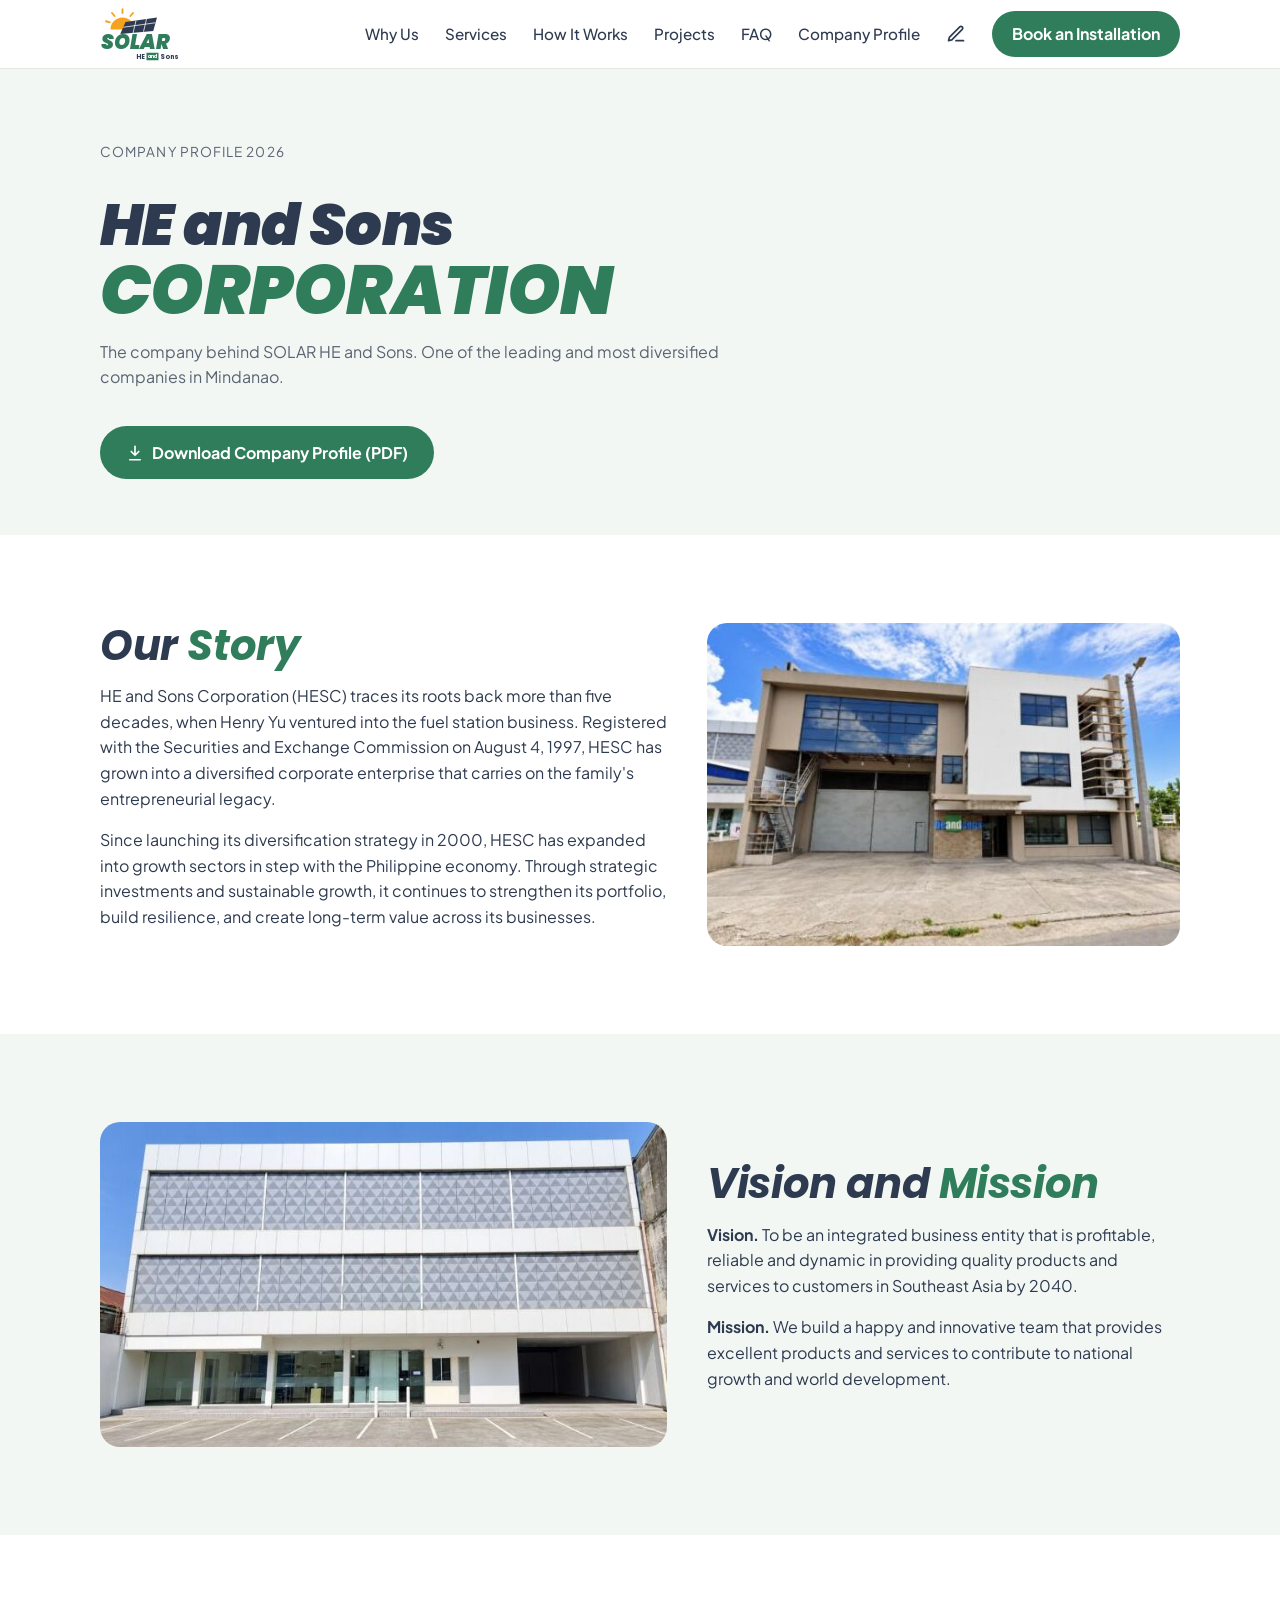
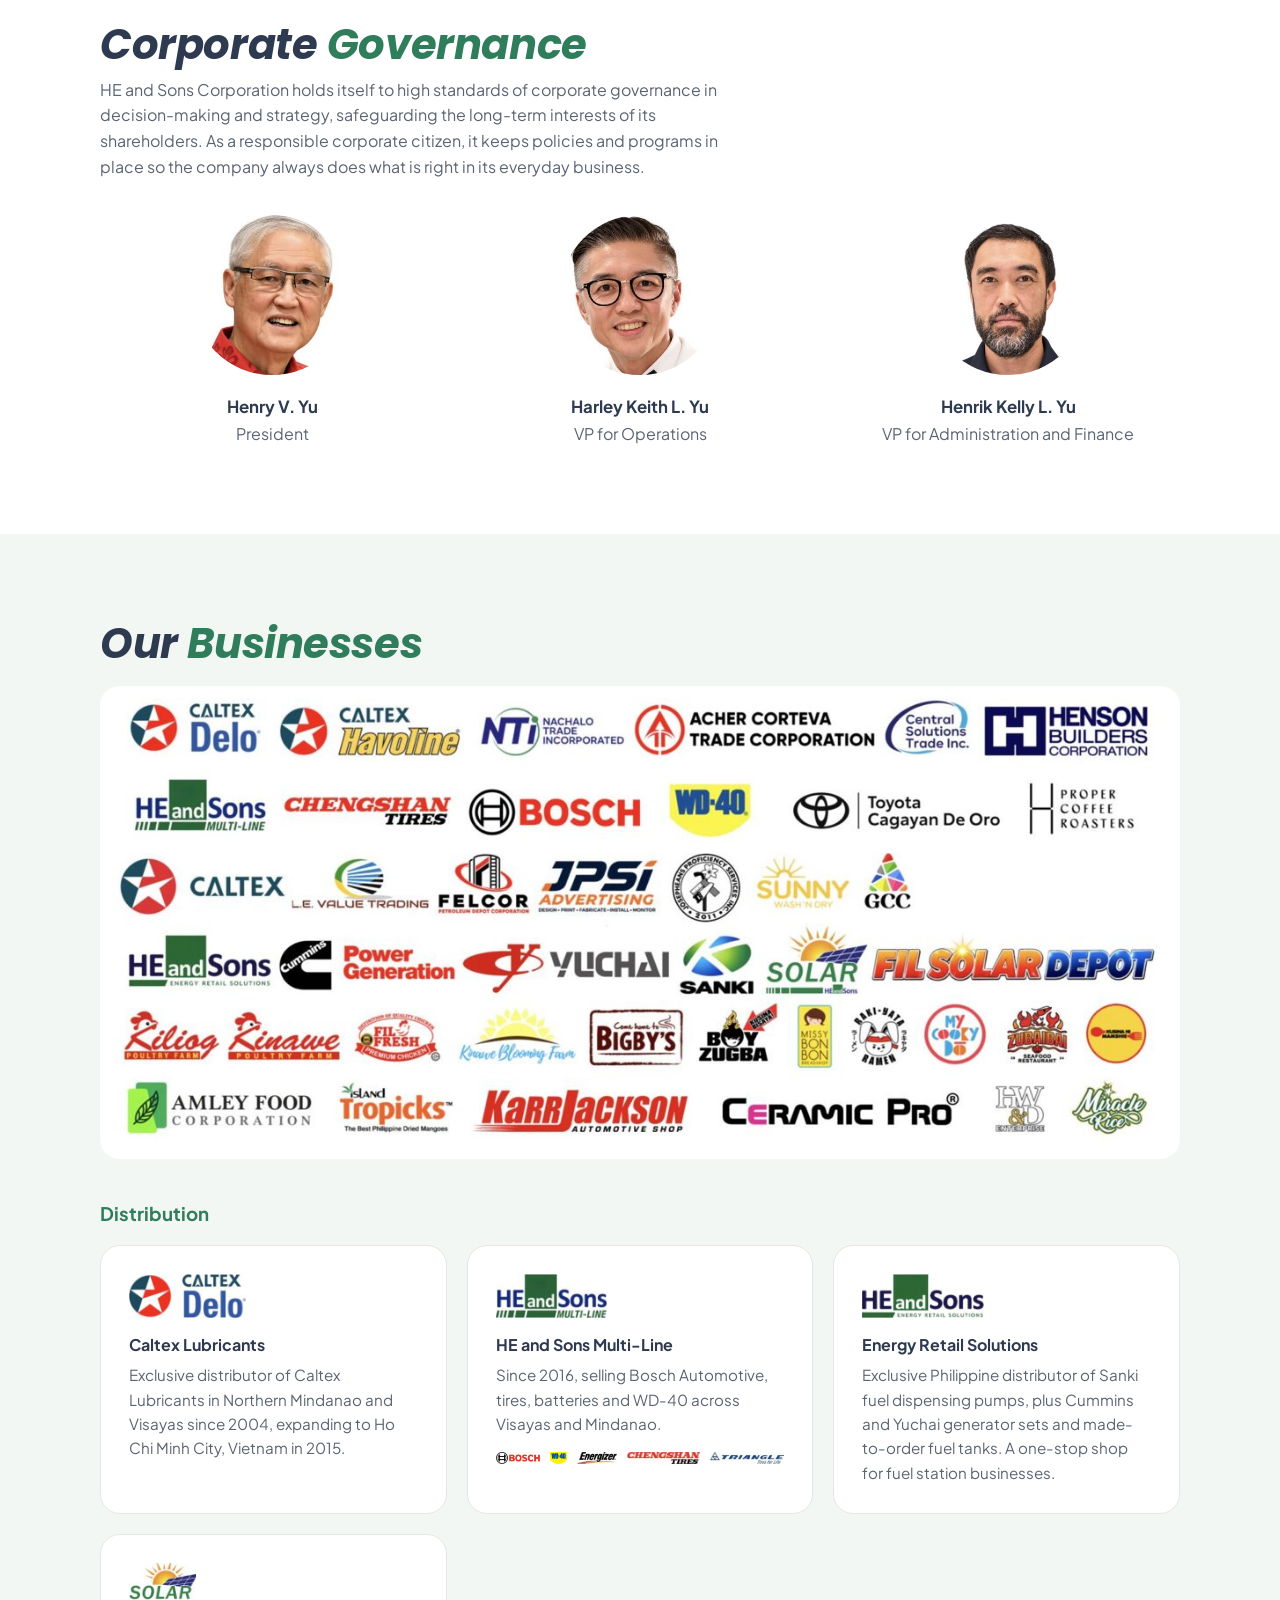
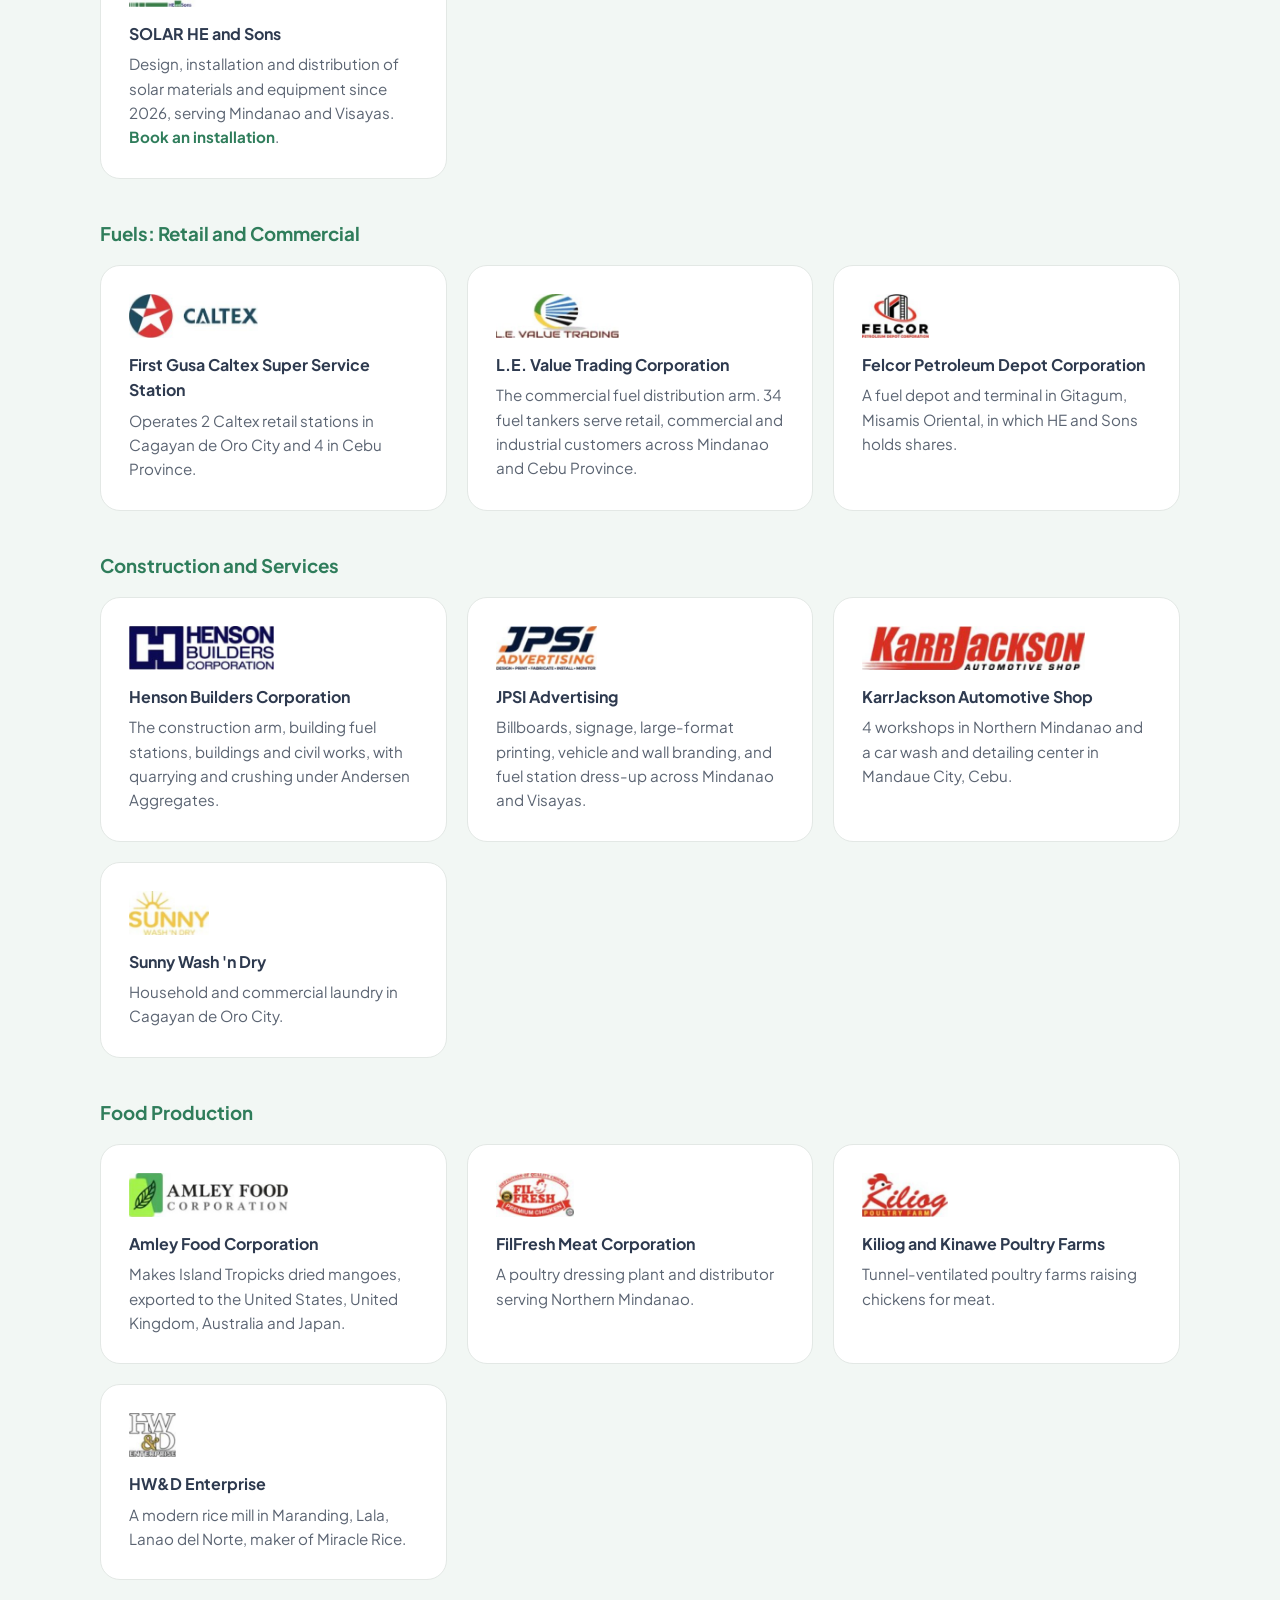
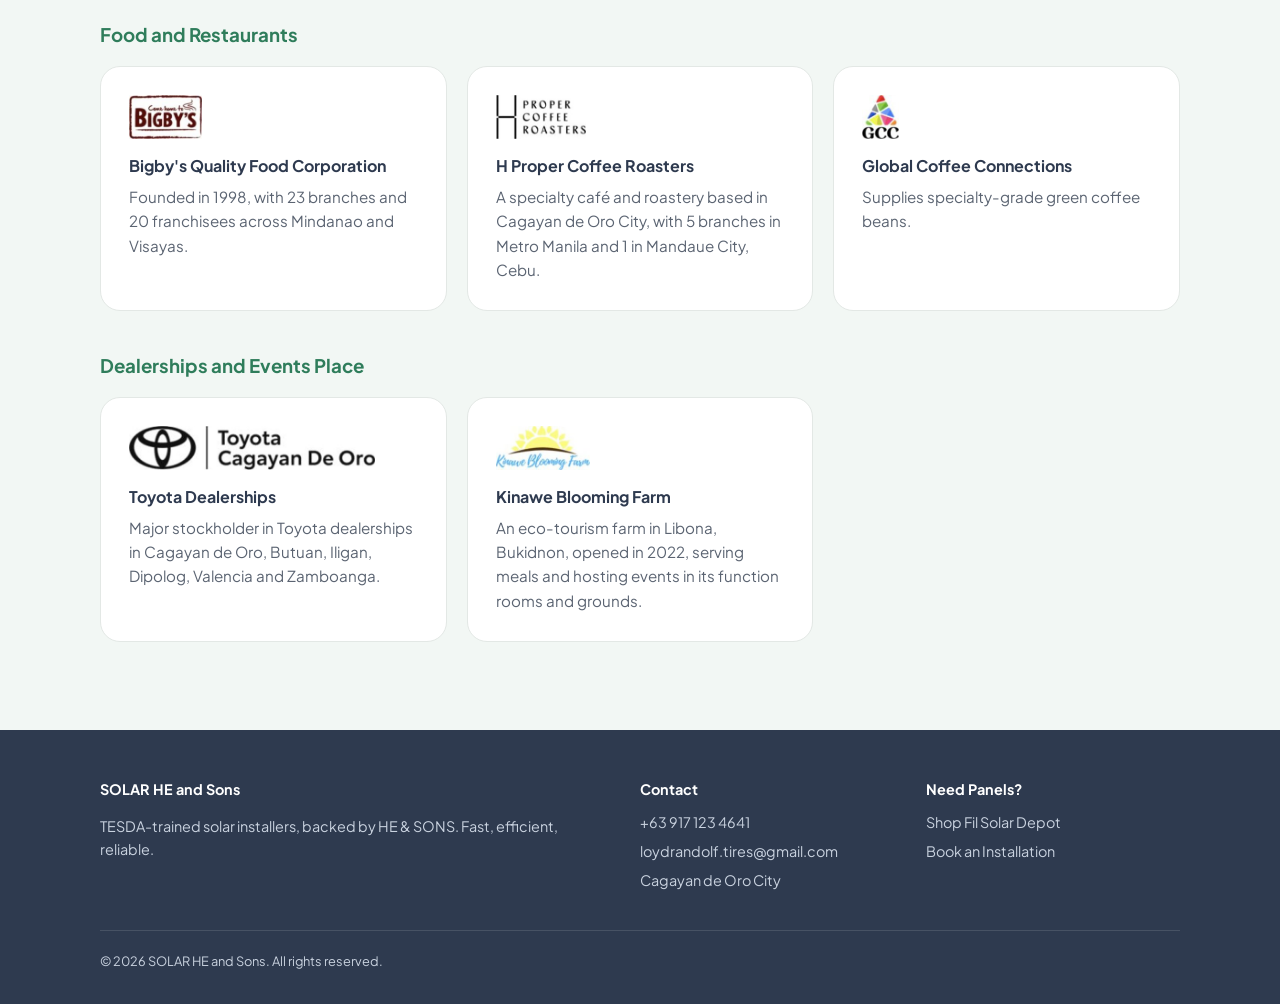
<file: company-profile.html>
<!DOCTYPE html>
<html lang="en">
<head>
<meta charset="utf-8">
<meta name="viewport" content="width=device-width, initial-scale=1">
<title>Company Profile | SOLAR HE and Sons</title>
<meta name="description" content="HE and Sons Corporation, the Mindanao company behind SOLAR HE and Sons: over five decades in fuel, distribution, construction, food, dealerships, and now solar.">
<meta name="theme-color" content="#2F7D5B">
<link rel="canonical" href="https://solarpowerinstall.energy/company-profile.html">
<link rel="icon" href="images/favicon.svg" type="image/svg+xml">
<link rel="apple-touch-icon" href="images/apple-touch-icon.png">
<!-- Website by totoantonio.cloud -->
<link rel="preconnect" href="https://fonts.googleapis.com">
<link rel="preconnect" href="https://fonts.gstatic.com" crossorigin>
<link href="https://fonts.googleapis.com/css2?family=Plus+Jakarta+Sans:ital,wght@0,400;0,500;0,600;0,700;0,800;1,800&family=Poppins:ital,wght@0,700;1,700;1,900&display=swap" rel="stylesheet">
<link rel="stylesheet" href="styles.css">
</head>
<body>

<header>
  <div class="wrap">
    <a href="index.html" aria-label="SOLAR HE and Sons home">
      <svg class="logo" viewBox="0 0 112 72" role="img" aria-label="SOLAR HE and Sons logo">
        <g stroke="#F6A21E" stroke-width="2.5" stroke-linecap="round"><path d="M30 3v5M16 8l3.5 4M44 8l-3.5 4M8 19l5 1.5"/></g>
        <path d="M14 30a16 16 0 0 1 32 0z" fill="#F6A21E"/>
        <path d="M34 20l42-6-5 18-44 4z" fill="#2E3A4F"/>
        <path d="M48 18l-4 17M62 16l-4 17M31 27l43-6" stroke="#fff" stroke-width="1"/>
        <text x="1" y="56" font-family="Poppins" font-style="italic" font-weight="900" font-size="27" fill="#2F7D5B">SOLAR</text>
        <text x="48" y="69" font-family="Poppins" font-weight="700" font-size="8.5" fill="#2E3A4F">HE</text>
        <rect x="62" y="61" width="16" height="10" fill="#2F7D5B"/><text x="70" y="68.6" text-anchor="middle" font-family="Poppins" font-weight="700" font-size="7" fill="#fff">and</text>
        <text x="80" y="69" font-family="Poppins" font-weight="700" font-size="8.5" fill="#2E3A4F">Sons</text>
      </svg>
    </a>
    <nav>
      <div id="menu">
        <a href="index.html#why">Why Us</a>
        <a href="index.html#services">Services</a>
        <a href="index.html#how">How It Works</a>
        <a href="index.html#projects">Projects</a>
        <a href="index.html#faq">FAQ</a>
        <a href="company-profile.html" aria-current="page">Company Profile</a>
        <a class="edit" href="https://github.com/alfiesuperhalk/solarpowerinstall" target="_blank" rel="noopener" aria-label="Edit or contribute to this website on GitHub" title="Edit on GitHub"><svg viewBox="0 0 24 24" width="20" height="20" fill="none" stroke="currentColor" stroke-width="2" stroke-linecap="round" stroke-linejoin="round" aria-hidden="true"><path d="M12 20h9"/><path d="M16.5 3.5a2.1 2.1 0 0 1 3 3L7 19l-4 1 1-4z"/></svg></a>
      </div>
      <a class="btn" href="index.html#book">Book an Installation</a>
      <button class="burger" id="burger" type="button" aria-label="Menu" aria-controls="menu" aria-expanded="false"><svg viewBox="0 0 24 24" width="26" height="26" fill="none" stroke="currentColor" stroke-width="2" stroke-linecap="round" aria-hidden="true"><path d="M4 6h16M4 12h16M4 18h16"/></svg></button>
    </nav>
  </div>
</header>

<main>
<section class="intro">
  <div class="wrap">
    <p class="eyebrow" style="text-align:left">Company Profile 2026</p>
    <h1>HE and Sons <em>Corporation</em></h1>
    <p class="lead">The company behind SOLAR HE and Sons. One of the leading and most diversified companies in Mindanao.</p>
    <a class="btn" href="company-profile.pdf" download="HE-and-Sons-Company-Profile.pdf"><svg viewBox="0 0 24 24" width="18" height="18" fill="none" stroke="currentColor" stroke-width="2.2" stroke-linecap="round" stroke-linejoin="round" aria-hidden="true"><path d="M12 3v12M7 10l5 5 5-5M5 21h14"/></svg>Download Company Profile (PDF)</a>
  </div>
</section>

<section>
  <div class="wrap split">
    <div>
      <h2>Our <em>Story</em></h2>
      <p>HE and Sons Corporation (HESC) traces its roots back more than five decades, when Henry Yu ventured into the fuel station business. Registered with the Securities and Exchange Commission on August 4, 1997, HESC has grown into a diversified corporate enterprise that carries on the family's entrepreneurial legacy.</p>
      <p>Since launching its diversification strategy in 2000, HESC has expanded into growth sectors in step with the Philippine economy. Through strategic investments and sustainable growth, it continues to strengthen its portfolio, build resilience, and create long-term value across its businesses.</p>
    </div>
    <img src="images/hesc-office.jpg" alt="HE and Sons Corporation office building" width="516" height="352">
  </div>
</section>

<section style="background:var(--tint)">
  <div class="wrap split">
    <img src="images/hesc-building.jpg" alt="HE and Sons Corporation three-storey commercial building" width="680" height="390" loading="lazy">
    <div>
      <h2>Vision and <em>Mission</em></h2>
      <p><strong>Vision.</strong> To be an integrated business entity that is profitable, reliable and dynamic in providing quality products and services to customers in Southeast Asia by 2040.</p>
      <p><strong>Mission.</strong> We build a happy and innovative team that provides excellent products and services to contribute to national growth and world development.</p>
    </div>
  </div>
</section>

<section>
  <div class="wrap">
    <h2>Corporate <em>Governance</em></h2>
    <p class="lead">HE and Sons Corporation holds itself to high standards of corporate governance in decision-making and strategy, safeguarding the long-term interests of its shareholders. As a responsible corporate citizen, it keeps policies and programs in place so the company always does what is right in its everyday business.</p>
    <div class="people">
      <div><img src="images/henry-yu.jpg" alt="Henry V. Yu" width="160" height="160" loading="lazy"><h3>Henry V. Yu</h3><p>President</p></div>
      <div><img src="images/harley-yu.jpg" alt="Harley Keith L. Yu" width="160" height="160" loading="lazy"><h3>Harley Keith L. Yu</h3><p>VP for Operations</p></div>
      <div><img src="images/henrik-yu.jpg" alt="Henrik Kelly L. Yu" width="160" height="160" loading="lazy"><h3>Henrik Kelly L. Yu</h3><p>VP for Administration and Finance</p></div>
    </div>
  </div>
</section>

<section class="biz" style="background:var(--tint)">
  <div class="wrap">
    <h2>Our <em>Businesses</em></h2>
    <img class="wide" src="images/brands.jpg" alt="Logos of HE and Sons Corporation brands and partners, including Caltex, Toyota Cagayan de Oro, Bosch, Henson Builders, Fil Solar Depot, SOLAR HE and Sons, Bigby's and Island Tropicks" width="1200" height="510" loading="lazy" style="background:#fff;padding:12px;margin-top:20px">

    <h3>Distribution</h3>
    <div class="grid">
      <div class="card"><img src="images/logos/caltex-delo.jpg" alt="" height="44" loading="lazy"><h4>Caltex Lubricants</h4><p>Exclusive distributor of Caltex Lubricants in Northern Mindanao and Visayas since 2004, expanding to Ho Chi Minh City, Vietnam in 2015.</p></div>
      <div class="card"><img src="images/logos/multiline.jpg" alt="" height="44" loading="lazy"><h4>HE and Sons Multi-Line</h4><p>Since 2016, selling Bosch Automotive, tires, batteries and WD-40 across Visayas and Mindanao.</p><div class="brandrow"><img src="images/logos/bosch.jpg" alt="Bosch" height="22" loading="lazy"><img src="images/logos/wd40.svg" alt="WD-40" height="22" loading="lazy"><img src="images/logos/energizer.jpg" alt="Energizer" height="22" loading="lazy"><img src="images/logos/chengshan.jpg" alt="Chengshan Tires" height="22" loading="lazy"><img src="images/logos/triangle.jpg" alt="Triangle Tires" height="22" loading="lazy"></div></div>
      <div class="card"><img src="images/logos/ers.jpg" alt="" height="44" loading="lazy"><h4>Energy Retail Solutions</h4><p>Exclusive Philippine distributor of Sanki fuel dispensing pumps, plus Cummins and Yuchai generator sets and made-to-order fuel tanks. A one-stop shop for fuel station businesses.</p></div>
      <div class="card"><img src="images/logos/solar.jpg" alt="" height="44" loading="lazy"><h4>SOLAR HE and Sons</h4><p>Design, installation and distribution of solar materials and equipment since 2026, serving Mindanao and Visayas. <a href="index.html#book">Book an installation</a>.</p></div>
    </div>

    <h3>Fuels: Retail and Commercial</h3>
    <div class="grid">
      <div class="card"><img src="images/logos/caltex.jpg" alt="" height="44" loading="lazy"><h4>First Gusa Caltex Super Service Station</h4><p>Operates 2 Caltex retail stations in Cagayan de Oro City and 4 in Cebu Province.</p></div>
      <div class="card"><img src="images/logos/le-value.jpg" alt="" height="44" loading="lazy"><h4>L.E. Value Trading Corporation</h4><p>The commercial fuel distribution arm. 34 fuel tankers serve retail, commercial and industrial customers across Mindanao and Cebu Province.</p></div>
      <div class="card"><img src="images/logos/felcor.jpg" alt="" height="44" loading="lazy"><h4>Felcor Petroleum Depot Corporation</h4><p>A fuel depot and terminal in Gitagum, Misamis Oriental, in which HE and Sons holds shares.</p></div>
    </div>

    <h3>Construction and Services</h3>
    <div class="grid">
      <div class="card"><img src="images/logos/henson.jpg" alt="" height="44" loading="lazy"><h4>Henson Builders Corporation</h4><p>The construction arm, building fuel stations, buildings and civil works, with quarrying and crushing under Andersen Aggregates.</p></div>
      <div class="card"><img src="images/logos/jpsi.jpg" alt="" height="44" loading="lazy"><h4>JPSI Advertising</h4><p>Billboards, signage, large-format printing, vehicle and wall branding, and fuel station dress-up across Mindanao and Visayas.</p></div>
      <div class="card"><img src="images/logos/karrjackson.jpg" alt="" height="44" loading="lazy"><h4>KarrJackson Automotive Shop</h4><p>4 workshops in Northern Mindanao and a car wash and detailing center in Mandaue City, Cebu.</p></div>
      <div class="card"><img src="images/logos/sunny.jpg" alt="" height="44" loading="lazy"><h4>Sunny Wash 'n Dry</h4><p>Household and commercial laundry in Cagayan de Oro City.</p></div>
    </div>

    <h3>Food Production</h3>
    <div class="grid">
      <div class="card"><img src="images/logos/amley.jpg" alt="" height="44" loading="lazy"><h4>Amley Food Corporation</h4><p>Makes Island Tropicks dried mangoes, exported to the United States, United Kingdom, Australia and Japan.</p></div>
      <div class="card"><img src="images/logos/filfresh.jpg" alt="" height="44" loading="lazy"><h4>FilFresh Meat Corporation</h4><p>A poultry dressing plant and distributor serving Northern Mindanao.</p></div>
      <div class="card"><img src="images/logos/kiliog.jpg" alt="" height="44" loading="lazy"><h4>Kiliog and Kinawe Poultry Farms</h4><p>Tunnel-ventilated poultry farms raising chickens for meat.</p></div>
      <div class="card"><img src="images/logos/hwd.jpg" alt="" height="44" loading="lazy"><h4>HW&amp;D Enterprise</h4><p>A modern rice mill in Maranding, Lala, Lanao del Norte, maker of Miracle Rice.</p></div>
    </div>

    <h3>Food and Restaurants</h3>
    <div class="grid">
      <div class="card"><img src="images/logos/bigbys.jpg" alt="" height="44" loading="lazy"><h4>Bigby's Quality Food Corporation</h4><p>Founded in 1998, with 23 branches and 20 franchisees across Mindanao and Visayas.</p></div>
      <div class="card"><img src="images/logos/hproper.jpg" alt="" height="44" loading="lazy"><h4>H Proper Coffee Roasters</h4><p>A specialty café and roastery based in Cagayan de Oro City, with 5 branches in Metro Manila and 1 in Mandaue City, Cebu.</p></div>
      <div class="card"><img src="images/logos/gcc.jpg" alt="" height="44" loading="lazy"><h4>Global Coffee Connections</h4><p>Supplies specialty-grade green coffee beans.</p></div>
    </div>

    <h3>Dealerships and Events Place</h3>
    <div class="grid">
      <div class="card"><img src="images/logos/toyota.jpg" alt="" height="44" loading="lazy"><h4>Toyota Dealerships</h4><p>Major stockholder in Toyota dealerships in Cagayan de Oro, Butuan, Iligan, Dipolog, Valencia and Zamboanga.</p></div>
      <div class="card"><img src="images/logos/kinawe-farm.jpg" alt="" height="44" loading="lazy"><h4>Kinawe Blooming Farm</h4><p>An eco-tourism farm in Libona, Bukidnon, opened in 2022, serving meals and hosting events in its function rooms and grounds.</p></div>
    </div>
  </div>
</section>
</main>

<footer>
  <div class="wrap">
    <div>
      <h4>SOLAR HE and Sons</h4>
      <p>TESDA-trained solar installers, backed by HE &amp; SONS. Fast, efficient, reliable.</p>
    </div>
    <div>
      <h4>Contact</h4>
      <a href="tel:+639171234641">+63 917 123 4641</a>
      <a href="mailto:loydrandolf.tires@gmail.com">loydrandolf.tires@gmail.com</a>
      <a href="index.html#book">Cagayan de Oro City</a>
    </div>
    <div>
      <h4>Need Panels?</h4>
      <a href="https://alfiesuperhalk.github.io/FilSolarDepot/">Shop Fil Solar Depot</a>
      <a href="index.html#book">Book an Installation</a>
    </div>
    <div class="copy">© 2026 SOLAR HE and Sons. All rights reserved.</div>
  </div>
</footer>

<div class="mbar">
  <a class="btn alt" href="tel:+639171234641">Call Us</a>
  <a class="btn" href="index.html#book">Book Now</a>
</div>

<script>
  // phone bar: show once the 3rd section reaches mid-screen
  addEventListener("scroll", () => document.querySelector(".mbar").classList.toggle("show", document.querySelectorAll("section")[2].getBoundingClientRect().top < innerHeight / 2), { passive: true });
  // hamburger: tapping it toggles the menu, any other tap closes it
  const menu = document.getElementById('menu'), burger = document.getElementById('burger');
  document.addEventListener('click', e => {
    const open = burger.contains(e.target) && !menu.classList.contains('open');
    menu.classList.toggle('open', open);
    burger.setAttribute('aria-expanded', open);
  });
</script>
</body>
</html>
</file>
<file: styles.css>
:root {
  --green: #2F7D5B; --green-d: #22604A; --navy: #2E3A4F; --sun: #F6A21E; --yellow: #F5D33B;
  --gray: #5B6472; --line: #E3E8E5; --tint: #F2F7F4;
}
* { box-sizing: border-box; }
html { scroll-behavior: smooth; scroll-padding-top: 69px; -webkit-text-size-adjust: 100%; text-size-adjust: 100%; }
body { margin: 0; font-family: "Plus Jakarta Sans", system-ui, sans-serif; color: var(--navy); background: #fff; line-height: 1.6; }
img, svg { max-width: 100%; }
a { color: var(--green); }
.wrap { max-width: 1120px; margin: 0 auto; padding: 0 20px; }
.ph { background: #FFF3C4; color: #7A5B00; padding: 0 4px; border-radius: 4px; }
h1, h2, .display { font-family: "Poppins", sans-serif; font-style: italic; font-weight: 900; letter-spacing: -.01em; line-height: 1.05; }
h2 { font-size: clamp(1.8rem, 4vw, 2.6rem); margin: 0 0 10px; }
h2 em, h1 em { color: var(--green); font-style: italic; }
.lead { color: var(--gray); max-width: 620px; margin: 0 0 36px; }
section { padding: 88px 0; }
.btn { display: inline-flex; align-items: center; gap: 8px; padding: 14px 26px; border-radius: 999px; font-weight: 700; text-decoration: none; background: var(--green); color: #fff; border: 0; font: inherit; font-weight: 700; cursor: pointer; transition: background .2s, transform .2s; }
.btn:hover { background: var(--green-d); transform: translateY(-1px); }
.btn.alt { background: var(--yellow); color: var(--navy); }
.btn.alt:hover { background: #EBC625; }

/* header */
header { position: sticky; top: 0; z-index: 10; background: rgba(255,255,255,.92); -webkit-backdrop-filter: blur(12px); backdrop-filter: blur(12px); border-bottom: 1px solid var(--line); }
header .wrap { display: flex; align-items: center; justify-content: space-between; height: 68px; gap: 16px; }
.logo { height: 54px; width: auto; display: block; }
nav { display: flex; align-items: center; gap: 26px; }
nav a { color: var(--navy); text-decoration: none; font-weight: 500; font-size: .95rem; }
nav a:hover { color: var(--green); }
nav .btn { padding: 10px 20px; color: #fff; }
#menu { display: flex; align-items: center; gap: 26px; }
.edit { display: grid; place-items: center; }
.burger { display: none; place-items: center; width: 44px; height: 44px; padding: 0; border: 0; background: none; color: var(--navy); cursor: pointer; }

/* hero */
.hero { position: relative; padding: 0; min-height: calc(100vh - 68px); min-height: calc(100svh - 68px); display: flex; align-items: center; background: linear-gradient(180deg, #CFE3F5 0%, #EAF2F8 45%, #FCE3B6 85%, #F8C77A 100%); overflow: hidden; }
.hero .wrap { position: relative; width: 100%; }
.hero-copy { position: relative; z-index: 1; max-width: min(560px, 46vw); padding: 64px 0; animation: up 1s cubic-bezier(.16,1,.3,1) both; }
.pill { display: inline-block; background: #fff; color: var(--green); font-weight: 600; font-size: .85rem; padding: 6px 14px; border-radius: 999px; margin-bottom: 18px; box-shadow: 0 2px 10px rgba(46,58,79,.08); }
h1 { font-size: clamp(2.6rem, 6.4vw, 4.6rem); margin: 0 0 18px; }
h1 em { display: block; font-size: 1.18em; text-transform: uppercase; }
h2 { font-weight: 700; }
.hero h1 em { width: fit-content; color: transparent; background: linear-gradient(100deg, var(--green) 40%, #F5D33B 47%, #fff 50%, #F5D33B 53%, var(--green) 60%) 0 0 / 250% 100%; -webkit-background-clip: text; background-clip: text; animation: zap 1.4s linear .8s, spark 1.4s steps(1) .8s; }
@keyframes zap { from { background-position: 100% 0; } to { background-position: 0 0; } }
@keyframes spark { 0%, 46%, 50%, 54%, 100% { filter: none; } 48%, 52% { filter: drop-shadow(0 0 8px rgba(245,211,59,.9)); } }
.hero p { font-size: 1.1rem; color: #3D4A5E; max-width: 520px; margin: 0 0 28px; }
.ctas { display: flex; flex-wrap: wrap; gap: 12px; }
.call { display: inline-flex; align-items: center; gap: 12px; background: #fff; border-radius: 999px; padding: 8px 22px 8px 8px; text-decoration: none; color: var(--navy); font-weight: 800; font-style: italic; font-size: 1.25rem; box-shadow: 0 6px 20px rgba(46,58,79,.12); }
.call i { width: 40px; height: 40px; border-radius: 50%; background: var(--green); display: grid; place-items: center; }
.hero-art { position: absolute; top: 0; right: 0; bottom: 0; width: 56%; -webkit-mask-image: linear-gradient(90deg, transparent, #000 38%); mask-image: linear-gradient(90deg, transparent, #000 38%); }
.hero-art img { display: block; width: 100%; height: 100%; object-fit: cover; object-position: 55% 30%; animation: zoom 8s ease-out both; }
.accept { position: absolute; z-index: 1; right: 20px; bottom: 72px; display: grid; grid-template-columns: repeat(4, auto); gap: 10px; }
.accept span { grid-column: 1 / -1; font-size: .8rem; font-weight: 400; text-transform: uppercase; letter-spacing: .1em; color: #fff; text-shadow: 0 1px 4px rgba(0,0,0,.5); }
.accept img { height: 40px; width: auto; border-radius: 6px; box-shadow: 0 2px 8px rgba(0,0,0,.15); }
@keyframes zoom { from { transform: scale(1.08); } }
@keyframes up { from { transform: translateY(40px); opacity: 0; } }

/* trust strip */
.trust { background: var(--navy); color: #fff; padding: 22px 0; }
.trust .wrap { display: grid; grid-template-columns: repeat(4, 1fr); gap: 16px; }
.trust div { font-weight: 600; font-size: .9rem; line-height: 1.3; text-align: center; }
.trust b { display: block; color: var(--yellow); font-style: italic; font-size: 1.4rem; font-weight: 900; }

/* cards */
.grid { display: grid; grid-template-columns: repeat(3, 1fr); gap: 20px; }
.grid.g4 { grid-template-columns: repeat(4, 1fr); }
.card { background: #fff; border: 1px solid var(--line); border-radius: 20px; padding: 28px; transition: transform .3s, box-shadow .3s; }
.card:hover { transform: translateY(-4px); box-shadow: 0 14px 36px rgba(47,125,91,.14); border-color: transparent; }
.ico { transition: transform .4s cubic-bezier(.16,1,.3,1), background .4s; }
.card:hover .ico { transform: scale(1.08) rotate(-4deg); background: #E2F0E8; }
.js .rv { opacity: 0; transform: translateY(32px) scale(.98); transition: opacity .9s cubic-bezier(.16,1,.3,1), transform .9s cubic-bezier(.16,1,.3,1), box-shadow .3s, border-color .3s; transition-delay: calc(var(--d, 0) * 80ms); }
.js .rv.in { opacity: 1; transform: none; }
.js .rv.in:hover { transform: translateY(-4px); transition-delay: 0s; transition-duration: .3s; }
.card h3 { margin: 14px 0 6px; font-size: 1.1rem; }
.card p { margin: 0; color: var(--gray); font-size: .95rem; }
.ico { width: 52px; height: 52px; border-radius: 14px; background: var(--tint); display: grid; place-items: center; }
.ico svg { width: 28px; height: 28px; stroke: var(--green); fill: none; stroke-width: 2; stroke-linecap: round; stroke-linejoin: round; }

#why { background: var(--tint); }
.backed { display: grid; grid-template-columns: 1fr 1fr; gap: 48px; align-items: center; }
.backed ul { list-style: none; padding: 0; margin: 24px 0 0; display: grid; gap: 14px; }
.backed li { display: flex; gap: 12px; }
.backed li::before { content: ""; flex: none; width: 22px; height: 22px; margin-top: 2px; border-radius: 50%; background: var(--green) url("data:image/svg+xml,%3Csvg xmlns='http://www.w3.org/2000/svg' viewBox='0 0 24 24'%3E%3Cpath d='M6 12l4 4 8-8' fill='none' stroke='%23fff' stroke-width='3' stroke-linecap='round' stroke-linejoin='round'/%3E%3C/svg%3E") center/14px no-repeat; }
.badge-card { background: var(--navy); color: #fff; border-radius: 24px; padding: 36px; position: relative; overflow: hidden; }
.badge-card .display { font-size: clamp(3rem, 8vw, 5rem); color: var(--yellow); }
.badge-card p { color: #C9D2DF; margin: 8px 0 0; }
.badge-card::after { content: ""; position: absolute; right: -60px; top: -60px; width: 200px; height: 200px; border-radius: 50%; background: radial-gradient(circle, rgba(246,162,30,.45), transparent 70%); }

/* steps */
.steps { counter-reset: s; }
.steps .card { position: relative; }
.steps .card::before { counter-increment: s; content: counter(s); display: grid; place-items: center; width: 44px; height: 44px; border-radius: 50%; background: var(--yellow); font-weight: 900; font-style: italic; font-size: 1.2rem; }

/* booking */
#book { background: linear-gradient(135deg, var(--green) 0%, var(--green-d) 100%); color: #fff; }
#book .wrap { display: grid; grid-template-columns: 1fr 1.2fr; gap: 48px; align-items: start; }
#book h2 em { color: var(--yellow); }
#book .lead { color: #D6EBE0; }
form { background: #fff; color: var(--navy); border-radius: 24px; padding: 32px; display: grid; grid-template-columns: 1fr 1fr; gap: 16px; }
label { display: grid; gap: 6px; font-size: .85rem; font-weight: 600; }
label.full, form .btn, form .note { grid-column: 1 / -1; }
input, select, textarea { font: inherit; font-weight: 400; font-size: 1rem; padding: 14px 16px; border: 1px solid #CBD3CF; border-radius: 12px; background: #fff; color: var(--navy); width: 100%; }
input:focus, select:focus, textarea:focus { outline: 2px solid var(--green); border-color: transparent; }
form .btn { justify-content: center; }
form .note { margin: 0; font-size: .8rem; color: var(--gray); text-align: center; }
.contact-list { display: grid; gap: 14px; margin-top: 28px; }
.contact-list a, .contact-list span { color: #fff; text-decoration: none; font-weight: 500; }
.contact-list small { display: block; color: #A9D2BE; font-size: .8rem; }

/* faq */
details { border-bottom: 1px solid var(--line); padding: 18px 0; }
summary { cursor: pointer; font-weight: 600; font-size: 1.05rem; list-style: none; display: flex; justify-content: space-between; gap: 16px; }
summary::-webkit-details-marker { display: none; }
summary::after { content: "+"; color: var(--green); font-size: 1.4rem; line-height: 1; }
details[open] summary::after { content: "–"; }
details p { color: var(--gray); margin: 10px 0 0; }

.gallery { columns: 3 260px; column-gap: 14px; }
.gallery img { display: block; width: 100%; height: auto; margin-bottom: 14px; border-radius: 14px; break-inside: avoid; }
.gallery figure { margin: 0 0 14px; break-inside: avoid; }
.gallery figure img { margin-bottom: 6px; }
.gallery figcaption { color: var(--gray); font-size: .85rem; white-space: nowrap; }
#clients { padding: 56px 0 72px; border-top: 1px solid var(--line); }
.eyebrow { text-align: center; color: var(--gray); font-size: .85rem; font-weight: 400; letter-spacing: .08em; text-transform: uppercase; margin: 0 0 32px; }
.marquee { overflow: hidden; -webkit-mask-image: linear-gradient(90deg, transparent, #000 12%, #000 88%, transparent); mask-image: linear-gradient(90deg, transparent, #000 12%, #000 88%, transparent); }
.logos { display: flex; width: max-content; animation: roll 45s linear infinite; }
.lg { margin-right: 56px; white-space: nowrap; }
@keyframes roll { from { transform: translateX(-50%); } to { transform: none; } }
.lg { display: flex; align-items: center; justify-content: center; gap: 10px; color: #8A929B; font-weight: 400; font-size: .9rem; line-height: 1.15; filter: grayscale(1); opacity: .75; pointer-events: none; user-select: none; }
.lg svg { width: 30px; height: 30px; flex: none; fill: none; stroke: currentColor; stroke-width: 1.8; stroke-linecap: round; stroke-linejoin: round; }
.lg img { flex: none; }
footer { background: var(--navy); color: #C9D2DF; padding: 48px 0 32px; font-size: .9rem; }
footer .wrap { display: grid; grid-template-columns: 2fr 1fr 1fr; gap: 32px; }
footer h4 { color: #fff; margin: 0 0 10px; }
footer a { color: #C9D2DF; text-decoration: none; display: block; margin-bottom: 6px; }
footer a:hover { color: var(--yellow); }
.copy { grid-column: 1 / -1; border-top: 1px solid rgba(255,255,255,.12); padding-top: 20px; font-size: .8rem; }

.mbar { display: none; }

@media (max-width: 1100px) {
  .burger { display: grid; }
  #menu { display: none; position: absolute; top: 100%; left: 0; right: 0; flex-direction: column; gap: 0; padding: 8px 20px; background: #fff; border-bottom: 1px solid var(--line); box-shadow: 0 8px 20px rgba(0,0,0,.08); }
  #menu.open { display: flex; }
  #menu a { padding: 12px 0; }
}
@media (max-width: 900px) {
  .hero .wrap, .backed, #book .wrap { grid-template-columns: 1fr; }
  .hero { display: block; min-height: 0; }
  .hero .wrap { position: static; }
  .hero-copy { max-width: none; padding: 48px 0 0; }
  .hero-art { position: relative; width: auto; height: 380px; margin: 8px 0 0; -webkit-mask-image: linear-gradient(180deg, transparent, #000 30%); mask-image: linear-gradient(180deg, transparent, #000 30%); }
  .trust .wrap { grid-template-columns: 1fr 1fr; }
  footer .wrap { grid-template-columns: 1fr; }
}
@media (max-width: 1024px) { .grid.g4 { grid-template-columns: repeat(2, 1fr); } }
@media (max-width: 700px) { .lg { margin-right: 40px; font-size: .85rem; } .grid { grid-template-columns: repeat(2, 1fr); gap: 14px; } }
@media (max-width: 560px) {
  .grid, .grid.g4 { grid-template-columns: 1fr; gap: 12px; }
  .accept { right: 16px; bottom: 40px; }
  .ctas > * { flex: 1 1 100%; justify-content: center; min-height: 56px; }
  .call { padding: 8px; font-size: 1.15rem; }
  .call i { width: 36px; height: 36px; }
  .card { padding: 20px; }
  .ico { float: left; width: 44px; height: 44px; margin-right: 14px; }
  .card h3 { margin: 10px 0 12px; }
  .card p { clear: both; }
  .steps .card::before { float: left; margin-right: 14px; }
  .steps .card h3 { margin-top: 10px; }
  section { padding: 64px 0; }
  .wrap { padding: 0 16px; }
  form { grid-template-columns: 1fr; padding: 22px; }
  nav .btn { display: none; }
  .logo { height: 42px; }
  .mbar { display: grid; grid-template-columns: 1fr 1fr; gap: 10px; position: fixed; bottom: 0; left: 0; right: 0; z-index: 20; padding: 10px 16px calc(10px + env(safe-area-inset-bottom)); background: #fff; border-top: 1px solid var(--line); }
  .mbar .btn { justify-content: center; padding: 13px; }
  .mbar { transform: translateY(110%); transition: transform .3s; } .mbar.show { transform: none; }
  body { padding-bottom: 76px; }
}
@media (prefers-reduced-motion: reduce) { * { animation: none !important; transition: none !important; } }

/* company profile page */
.intro { background: var(--tint); padding: 72px 0 56px; }
.intro h1 { font-size: clamp(2.2rem, 6vw, 3.6rem); margin: 0 0 12px; }
.split { display: grid; grid-template-columns: 1.2fr 1fr; gap: 40px; align-items: center; }
.split img, .wide { display: block; width: 100%; height: auto; border-radius: 20px; }
.people { display: grid; grid-template-columns: repeat(3, 1fr); gap: 24px; text-align: center; margin-top: 36px; }
.people img { width: 160px; height: 160px; border-radius: 50%; object-fit: cover; object-position: top; }
.people h3 { margin: 12px 0 0; font-size: 1.05rem; }
.people p { margin: 0; color: var(--gray); }
.biz h3 { margin: 40px 0 16px; color: var(--green); }
.biz .card h4 { margin: 0 0 6px; }
.biz .card img { display: block; height: 44px; width: auto; max-width: 100%; object-fit: contain; object-position: left; margin-bottom: 14px; }
.biz .card p { margin: 0; color: var(--gray); font-size: .95rem; }
.biz .card p a { text-decoration: none; font-weight: 700; }
.biz .card .brandrow { display: flex; align-items: center; gap: 10px; margin-top: 16px; }
.biz .card .brandrow img { height: auto; max-height: 22px; min-width: 0; flex: 0 1 auto; margin: 0; }
@media (max-width: 700px) { .split, .people { grid-template-columns: 1fr; } }
</file>
